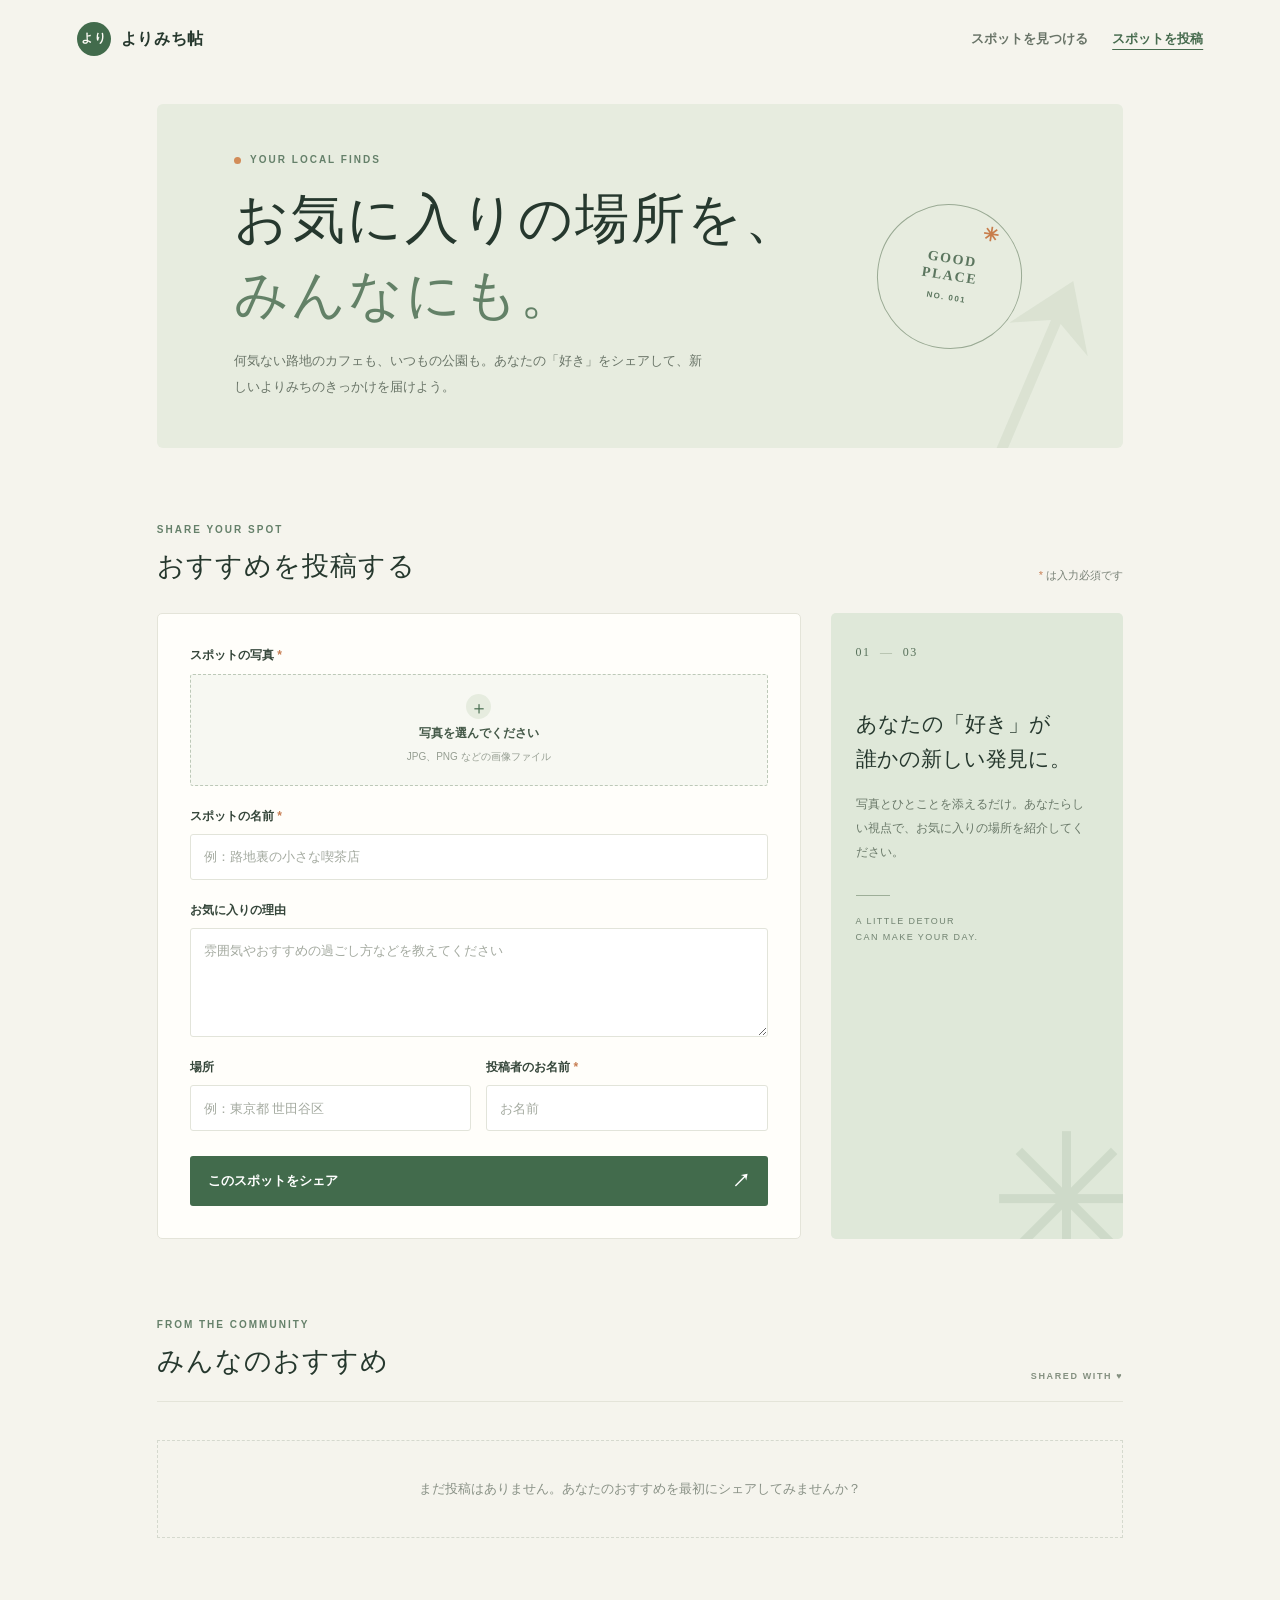
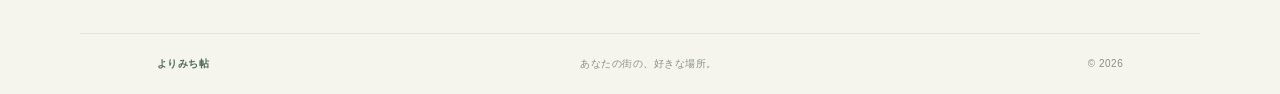
<file: post.html>
<!DOCTYPE html>
<html lang="ja">
<head>
  <meta charset="UTF-8">
  <meta name="viewport" content="width=device-width, initial-scale=1.0">
  <meta name="theme-color" content="#f5f4ed">
  <title>スポットを投稿 | みんなのおすすめスポット</title>
  <link rel="stylesheet" href="style.css">
</head>
<body class="post-page">
  <header class="site-header">
    <a class="brand" href="index.html" aria-label="みんなのおすすめスポット トップ">
      <span class="brand-mark" aria-hidden="true">より</span>
      <span>よりみち帖</span>
    </a>
    <nav aria-label="メインメニュー">
      <a href="index.html">スポットを見つける</a>
      <a class="nav-current" href="post.html" aria-current="page">スポットを投稿</a>
    </nav>
  </header>

  <main class="post-main">
    <section class="post-hero" aria-labelledby="page-title">
      <div class="hero-copy">
        <p class="eyebrow"><span></span> YOUR LOCAL FINDS</p>
        <h1 id="page-title">お気に入りの場所を、<br><em>みんなにも。</em></h1>
        <p class="hero-description">何気ない路地のカフェも、いつもの公園も。あなたの「好き」をシェアして、新しいよりみちのきっかけを届けよう。</p>
      </div>
      <div class="hero-stamp" aria-hidden="true">
        <span>GOOD<br>PLACE</span>
        <span class="stamp-star">✳</span>
        <small>NO. 001</small>
      </div>
      <div class="hero-decoration" aria-hidden="true">↗</div>
    </section>

    <section class="post-section" aria-labelledby="form-heading">
      <div class="section-heading">
        <div>
          <p class="eyebrow">SHARE YOUR SPOT</p>
          <h2 id="form-heading">おすすめを投稿する</h2>
        </div>
        <p class="section-note"><span class="required-mark">*</span> は入力必須です</p>
      </div>

      <div class="post-layout">
        <form id="postForm" class="post-form">
          <div class="form-field">
            <label for="photo">スポットの写真 <span class="required-mark">*</span></label>
            <input class="file-input" type="file" id="photo" accept="image/*" required>
            <label class="upload-box" for="photo">
              <span class="upload-icon" aria-hidden="true">＋</span>
              <span class="upload-title">写真を選んでください</span>
              <span class="upload-hint">JPG、PNG などの画像ファイル</span>
            </label>
          </div>

          <div class="form-field">
            <label for="title">スポットの名前 <span class="required-mark">*</span></label>
            <input type="text" id="title" placeholder="例：路地裏の小さな喫茶店" required>
          </div>

          <div class="form-field">
            <label for="description">お気に入りの理由</label>
            <textarea id="description" rows="4" placeholder="雰囲気やおすすめの過ごし方などを教えてください"></textarea>
          </div>

          <div class="form-row">
            <div class="form-field">
              <label for="location">場所</label>
              <input type="text" id="location" placeholder="例：東京都 世田谷区">
            </div>
            <div class="form-field">
              <label for="author">投稿者のお名前 <span class="required-mark">*</span></label>
              <input type="text" id="author" placeholder="お名前" required>
            </div>
          </div>

          <button class="submit-button" type="submit"><span>このスポットをシェア</span><span aria-hidden="true">↗</span></button>
        </form>

        <aside class="post-aside">
          <div class="aside-number">01 <span>—</span> 03</div>
          <h3>あなたの「好き」が<br>誰かの新しい発見に。</h3>
          <p>写真とひとことを添えるだけ。あなたらしい視点で、お気に入りの場所を紹介してください。</p>
          <div class="aside-rule"></div>
          <p class="aside-caption">A LITTLE DETOUR<br>CAN MAKE YOUR DAY.</p>
          <span class="aside-flower" aria-hidden="true">✳</span>
        </aside>
      </div>
    </section>

    <section class="community-section" aria-labelledby="posts-heading">
      <div class="section-heading community-heading">
        <div>
          <p class="eyebrow">FROM THE COMMUNITY</p>
          <h2 id="posts-heading">みんなのおすすめ</h2>
        </div>
        <span class="community-label">SHARED WITH ♥</span>
      </div>
      <div id="postList" class="post-list" aria-live="polite"></div>
    </section>
  </main>

  <footer class="site-footer"><span>よりみち帖</span><span>あなたの街の、好きな場所。</span><span>© 2026</span></footer>
  <script src="post.js"></script>
</body>
</html>
</file>
<file: style.css>
* {
  box-sizing: border-box;
}

body {
  margin: 0;
  color: #30372f;
  background: #fffdf8;
  font-family: sans-serif;
  line-height: 1.6;
}

header {
  display: flex;
  align-items: center;
  justify-content: space-between;
  gap: 20px;
  padding: 20px 6%;
}

header h1 {
  margin: 0;
  font-size: 22px;
}

nav {
  display: flex;
  gap: 24px;
}

a {
  color: inherit;
  text-decoration: none;
}

.welcome {
  margin: 10px 6% 36px;
  padding: 48px;
  border-radius: 24px;
  background: #eaf2e5;
}

.welcome h2 {
  margin-top: 0;
  font-size: 36px;
}

.welcome p {
  max-width: 520px;
  color: #626b60;
}

.welcome a {
  display: inline-block;
  margin-top: 12px;
  padding: 10px 18px;
  border-radius: 10px;
  background: #426b4c;
  color: white;
  font-weight: bold;
}

#spots {
  padding: 0 6%;
}

.spot-list {
  display: grid;
  grid-template-columns: repeat(3, minmax(0, 1fr));
  gap: 20px;
  margin: 0;
  padding: 0;
  list-style: none;
}

.spot-card {
  overflow: hidden;
  border: 1px solid #e8e8df;
  border-radius: 16px;
  background: white;
}

.spot-card img {
  display: block;
  width: 100%;
  height: 180px;
  object-fit: cover;
  background: #e9eee4;
}

.spot-card h3,
.spot-card p {
  margin-right: 16px;
  margin-left: 16px;
}

.spot-card h3 {
  margin-bottom: 4px;
}

.spot-card p {
  color: #626b60;
}

footer {
  margin-top: 40px;
  padding: 20px 6%;
  border-top: 1px solid #e8e8df;
  color: #626b60;
  font-size: 14px;
}

@media (max-width: 700px) {
  header {
    align-items: flex-start;
    flex-direction: column;
  }

  nav {
    flex-wrap: wrap;
    gap: 12px;
  }

  .welcome {
    padding: 28px;
  }

  .welcome h2 {
    font-size: 28px;
  }

  .spot-list {
    grid-template-columns: 1fr;
  }
}

/* Post page */
.post-page {
  --ink: #26382e;
  --muted: #788176;
  --green: #466b4e;
  --line: #e4e4d9;
  background: #f5f4ed;
  color: var(--ink);
  font-family: "Yu Gothic", "Hiragino Kaku Gothic ProN", sans-serif;
}

.post-page .site-header {
  max-width: 1320px;
  margin: 0 auto;
  padding: 22px 6%;
}

.brand {
  display: inline-flex;
  align-items: center;
  gap: 10px;
  font-size: 16px;
  font-weight: 800;
  letter-spacing: .04em;
}

.brand-mark {
  display: grid;
  width: 34px;
  height: 34px;
  place-items: center;
  border-radius: 50%;
  background: #426b4c;
  color: #fffdf8;
  font-size: 12px;
}

.post-page nav {
  align-items: center;
  color: #687367;
  font-size: 13px;
  font-weight: 600;
}

.post-page nav a { transition: color .2s ease; }
.post-page nav a:hover, .post-page nav .nav-current { color: var(--green); }
.post-page nav .nav-current { text-decoration: underline; text-decoration-thickness: 1px; text-underline-offset: 6px; }

.post-main {
  max-width: 1120px;
  margin: 0 auto;
  padding: 0 6% 82px;
}

.post-hero {
  position: relative;
  display: flex;
  min-height: 330px;
  align-items: center;
  justify-content: space-between;
  overflow: hidden;
  margin: 26px 0 74px;
  padding: 48px 8%;
  border-radius: 6px;
  background: #e7ecdf;
}

.hero-copy { position: relative; z-index: 1; max-width: 590px; }
.eyebrow { margin: 0 0 14px; color: #65806a; font-size: 10px; font-weight: 800; letter-spacing: .2em; }
.post-hero .eyebrow { display: flex; align-items: center; gap: 9px; }
.post-hero .eyebrow span { width: 7px; height: 7px; border-radius: 50%; background: #d28c58; }
.post-hero h1 { margin: 0; font-family: Georgia, "Yu Mincho", serif; font-size: clamp(34px, 5vw, 54px); font-weight: 500; letter-spacing: .04em; line-height: 1.4; }
.post-hero h1 em { color: #638167; font-style: normal; }
.hero-description { max-width: 470px; margin: 15px 0 0; color: #697467; font-size: 13px; line-height: 2; }
.hero-stamp { position: relative; display: flex; width: 145px; height: 145px; flex: 0 0 145px; flex-direction: column; align-items: center; justify-content: center; margin-right: 3%; border: 1px solid #9aaa94; border-radius: 50%; color: #5c765f; font-family: Georgia, serif; font-size: 14px; font-weight: 700; letter-spacing: .12em; line-height: 1.2; text-align: center; transform: rotate(9deg); }
.hero-stamp small { margin-top: 8px; font-family: sans-serif; font-size: 8px; letter-spacing: .18em; }
.stamp-star { position: absolute; top: 13px; right: 27px; color: #c87d4b; font-size: 19px; }
.hero-decoration { position: absolute; right: -45px; bottom: -98px; color: rgba(111, 137, 103, .1); font-family: Georgia, serif; font-size: 280px; line-height: 1; transform: rotate(-22deg); }

.post-section, .community-section { margin-top: 0; }
.section-heading { display: flex; align-items: end; justify-content: space-between; gap: 20px; margin-bottom: 25px; }
.section-heading .eyebrow { margin-bottom: 7px; }
.section-heading h2 { margin: 0; font-family: Georgia, "Yu Mincho", serif; font-size: 27px; font-weight: 500; letter-spacing: .04em; }
.section-note { margin: 0 0 4px; color: var(--muted); font-size: 11px; }
.required-mark { color: #c77d52; }

.post-layout { display: grid; grid-template-columns: minmax(0, 1.65fr) minmax(220px, .75fr); gap: 30px; align-items: stretch; }
.post-form { padding: 32px; border: 1px solid var(--line); border-radius: 5px; background: #fffefa; }
.form-field { min-width: 0; margin-bottom: 21px; }
.form-field > label:first-child { display: block; margin-bottom: 8px; color: #35463a; font-size: 12px; font-weight: 700; }
.form-field input:not([type="file"]), .form-field textarea { display: block; width: 100%; border: 1px solid #e2e4da; border-radius: 3px; outline: none; background: #fff; color: var(--ink); font: inherit; font-size: 13px; transition: border-color .2s, box-shadow .2s; }
.form-field input:not([type="file"]) { height: 46px; padding: 0 13px; }
.form-field textarea { min-height: 108px; padding: 12px 13px; resize: vertical; }
.form-field input:focus, .form-field textarea:focus { border-color: #78917a; box-shadow: 0 0 0 3px rgba(70, 107, 78, .1); }
.form-field input::placeholder, .form-field textarea::placeholder { color: #a4aaa0; }
.file-input { position: absolute; width: 1px; height: 1px; overflow: hidden; clip: rect(0, 0, 0, 0); white-space: nowrap; clip-path: inset(50%); }
.upload-box { display: flex !important; min-height: 112px; flex-direction: column; align-items: center; justify-content: center; gap: 5px; margin: 0 !important; border: 1px dashed #bdc9b8; border-radius: 3px; background: #f7f8f2; cursor: pointer; transition: background .2s, border-color .2s; }
.upload-box:hover, .file-input:focus-visible + .upload-box { border-color: var(--green); background: #f0f4eb; }
.upload-icon { display: grid; width: 25px; height: 25px; place-items: center; border-radius: 50%; background: #e6ecdf; color: var(--green); font-size: 18px; font-weight: 400; }
.upload-title { color: #435847; font-size: 12px; font-weight: 700; }
.upload-hint { color: #969e92; font-size: 10px; font-weight: 400; }
.form-row { display: grid; grid-template-columns: 1fr 1fr; gap: 15px; }
.submit-button { display: flex; width: 100%; min-height: 50px; align-items: center; justify-content: space-between; margin-top: 4px; padding: 0 18px; border: 0; border-radius: 3px; background: #426b4c; color: white; cursor: pointer; font: inherit; font-size: 13px; font-weight: 700; transition: background .2s, transform .2s; }
.submit-button:hover { background: #35583e; transform: translateY(-1px); }
.submit-button span:last-child { font-size: 18px; }

.post-aside { position: relative; overflow: hidden; min-height: 100%; padding: 30px 25px; border-radius: 5px; background: #dfe8d9; }
.aside-number { color: #59725c; font-family: Georgia, serif; font-size: 12px; letter-spacing: .12em; }
.aside-number span { padding: 0 5px; color: #a3b19e; }
.post-aside h3 { position: relative; z-index: 1; margin: 44px 0 14px; font-family: Georgia, "Yu Mincho", serif; font-size: 21px; font-weight: 500; line-height: 1.7; }
.post-aside > p:not(.aside-caption) { position: relative; z-index: 1; max-width: 230px; color: #697868; font-size: 12px; line-height: 2; }
.aside-rule { width: 34px; height: 1px; margin: 31px 0 17px; background: #9dae98; }
.post-aside .aside-caption { position: relative; z-index: 1; color: #718371; font-size: 9px; letter-spacing: .16em; line-height: 1.8; }
.aside-flower { position: absolute; right: -21px; bottom: -56px; color: rgba(91, 125, 92, .12); font-size: 185px; line-height: 1; }

.community-section { margin-top: 78px; }
.community-heading { padding-bottom: 17px; border-bottom: 1px solid var(--line); }
.community-label { color: #849080; font-size: 9px; font-weight: 700; letter-spacing: .18em; }
.post-list { display: grid; grid-template-columns: repeat(2, minmax(0, 1fr)); gap: 18px; }
.empty-posts { grid-column: 1 / -1; padding: 38px 20px; border: 1px dashed #d5d9ce; color: #899186; font-size: 13px; text-align: center; }
.post-card { overflow: hidden; border: 1px solid var(--line); border-radius: 5px; background: #fffefa; }
.post-card-image { display: block; width: 100%; height: 205px; object-fit: cover; background: #e9eee4; }
.post-card-content { padding: 17px 18px 15px; }
.post-card h3 { margin: 0 0 7px; font-family: Georgia, "Yu Mincho", serif; font-size: 19px; font-weight: 500; }
.post-card-description { margin: 0 0 13px; color: #6e786c; font-size: 12px; line-height: 1.8; white-space: pre-wrap; }
.post-card-meta { display: flex; flex-wrap: wrap; gap: 7px 14px; color: #8a9385; font-size: 10px; }
.post-card-meta span:first-child { color: #5f7962; }
.site-footer { display: flex; max-width: 1120px; justify-content: space-between; gap: 20px; margin: 0 auto; padding: 22px 6%; border-top: 1px solid var(--line); color: #899186; font-size: 10px; letter-spacing: .05em; }
.site-footer span:first-child { color: #526b55; font-weight: 800; }

@media (max-width: 760px) {
  .post-page .site-header { padding-top: 17px; padding-bottom: 17px; }
  .post-page nav { gap: 14px; font-size: 11px; }
  .post-main { padding-bottom: 56px; }
  .post-hero { min-height: 300px; margin: 14px 0 55px; padding: 36px 7%; }
  .hero-stamp { width: 95px; height: 95px; flex-basis: 95px; margin-right: 0; font-size: 10px; }
  .stamp-star { top: 7px; right: 17px; font-size: 14px; }
  .hero-stamp small { margin-top: 5px; font-size: 6px; }
  .post-layout { grid-template-columns: 1fr; }
  .post-aside { min-height: 220px; }
  .post-aside h3 { margin-top: 26px; }
  .post-aside > p:not(.aside-caption) { max-width: 440px; }
  .aside-rule { margin-top: 20px; }
  .post-list { grid-template-columns: 1fr; }
}

@media (max-width: 520px) {
  .post-page .site-header { gap: 14px; }
  .post-page nav { width: 100%; }
  .post-hero { min-height: 285px; }
  .hero-stamp { position: absolute; right: 7%; bottom: 22px; width: 70px; height: 70px; min-width: 70px; font-size: 8px; }
  .stamp-star { top: 3px; right: 10px; font-size: 11px; }
  .hero-description { max-width: 100%; padding-right: 8px; font-size: 12px; }
  .section-heading { align-items: flex-start; }
  .section-heading h2 { font-size: 23px; }
  .post-form { padding: 22px 17px; }
  .form-row { grid-template-columns: 1fr; gap: 0; }
  .site-footer { flex-wrap: wrap; }
  .site-footer span:nth-child(2) { order: 3; width: 100%; }
}
}
</file>
